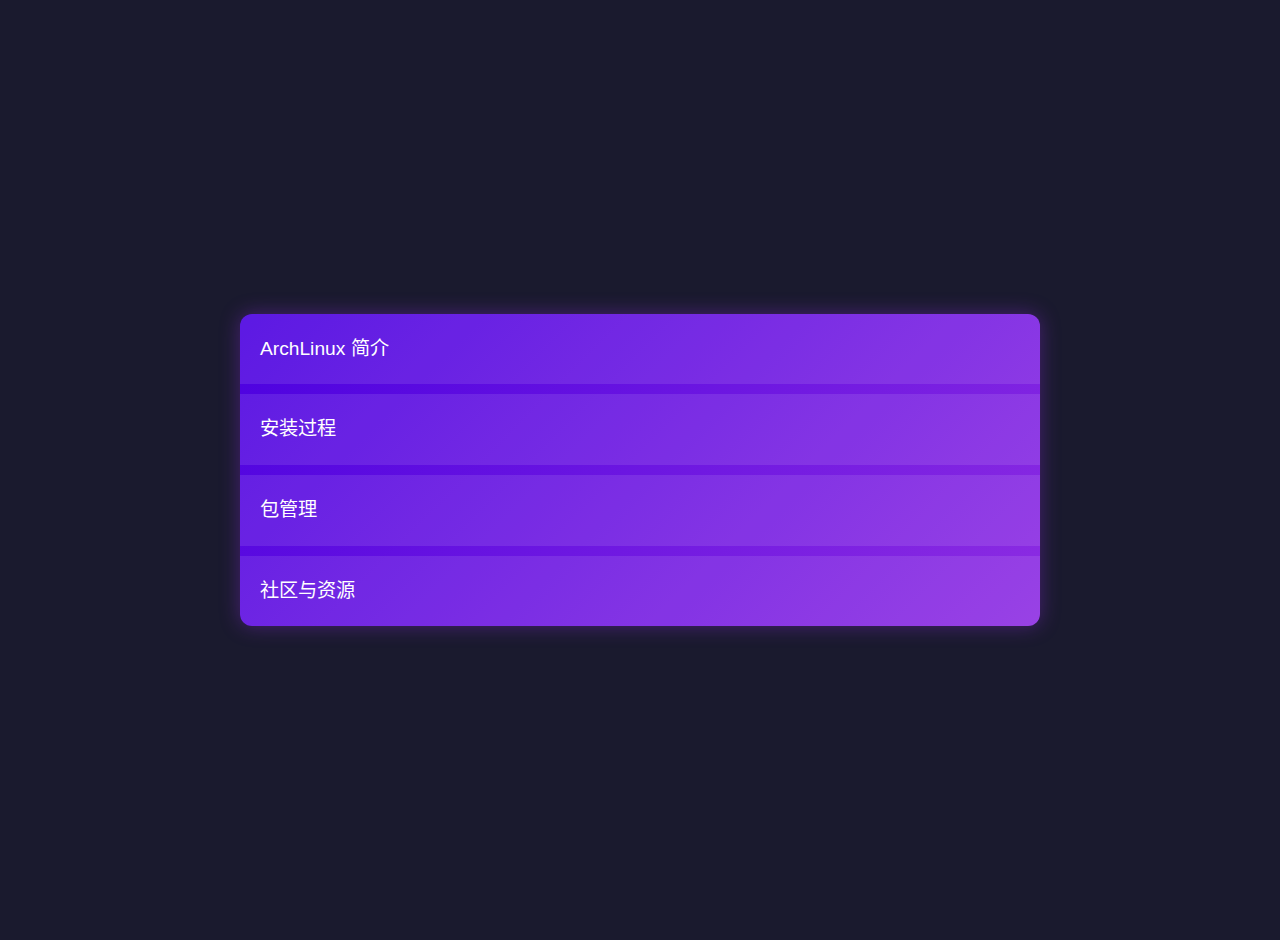
<file: work-8/index.html>
<!DOCTYPE html>
<html lang="zh-CN">

<head>
    <meta charset="UTF-8">
    <meta name="viewport" content="width=device-width, initial-scale=1.0">
    <title>ArchLinux 指南</title>
    <link rel="stylesheet" href="style.css">
</head>

<body>
    <!-- 页面主体内容 -->
    <div class="accordion">
        <!-- 定义一个手风琴式折叠容器，用于展示不同主题的内容区域 -->

        <!-- 折叠项1：ArchLinux 简介 -->
        <div class="accordion-item">
            <!-- 每个折叠项的容器 -->

            <input type="radio" name="accordion" id="section1">
            <!-- 使用单选按钮作为手风琴的开关，类型为 radio，name属性确保一组手风琴只能同时展开一个项，id属性用于关联标签 -->

            <label for="section1" class="accordion-label">ArchLinux 简介</label>
            <!-- 标签定义了折叠项的标题，并使用for属性关联到上面的单选按钮，点击标签会触发对应的单选按钮 -->

            <article class="accordion-content">
                <!-- 折叠项的内容部分，包含关于ArchLinux的简介信息 -->
                <p>ArchLinux 是一个轻量级和灵活的 Linux 发行版，以其简洁和用户至上的设计理念而闻名。它提供了一个最小化的基础系统，让用户能够根据自己的需求进行定制。ArchLinux 的特点包括：</p>
                <ul>
                    <li>滚动更新模型，始终保持系统最新</li>
                    <li>强大的包管理器 Pacman</li>
                    <li>广泛的软件仓库和用户贡献库（AUR）</li>
                    <li>详尽的文档和活跃的社区支持</li>
                </ul>
            </article>
        </div>

        <!-- 折叠项2：安装过程 -->
        <div class="accordion-item">
            <input type="radio" name="accordion" id="section2">
            <label for="section2" class="accordion-label">安装过程</label>

            <article class="accordion-content">
                <p>ArchLinux 的安装过程是手动的，需要一定的 Linux 知识。主要步骤包括：</p>
                <ol>
                    <li>准备安装介质</li>
                    <li>配置网络连接</li>
                    <li>分区和格式化硬盘</li>
                    <li>安装基本系统</li>
                    <li>生成 fstab 文件</li>
                    <li>配置系统设置（如时区、语言等）</li>
                    <li>安装和配置引导加载程序</li>
                </ol>
                <p>虽然过程看似复杂，但它能让用户深入了解系统的工作原理，为后续的系统管理和优化打下基础。</p>
            </article>
        </div>

        <!-- 折叠项3：包管理 -->
        <div class="accordion-item">
            <input type="radio" name="accordion" id="section3">
            <label for="section3" class="accordion-label">包管理</label>

            <article class="accordion-content">
                <p>ArchLinux 使用 Pacman 作为其包管理器。Pacman 简单易用，能够高效地处理依赖关系，并保持系统更新。以下是一些常用的 Pacman 命令：</p>
                <ul>
                    <li><code>pacman -S package_name</code>：安装指定的包</li>
                    <li><code>pacman -Syu</code>：更新整个系统</li>
                    <li><code>pacman -Rs package_name</code>：删除指定的包及其依赖</li>
                    <li><code>pacman -Ss keyword</code>：搜索包含关键字的包</li>
                </ul>
                <p>除了官方仓库，ArchLinux 用户贡献库（AUR）提供了大量社区维护的包，可以通过 AUR 助手（如 yay 或 paru）来安装。</p>
            </article>
        </div>

        <!-- 折叠项4：社区与资源 -->
        <div class="accordion-item">
            <input type="radio" name="accordion" id="section4">
            <label for="section4" class="accordion-label">社区与资源</label>

            <article class="accordion-content">
                <p>ArchLinux 拥有一个活跃的社区，为用户提供丰富的支持和资源：</p>
                <ul>
                    <!-- 无序列表，列出用户可以依赖的社区资源 -->
                    <li>ArchWiki：详尽的文档和指南，涵盖了从基础安装到高级配置的各个方面</li>
                    <li>官方论坛：讨论问题、分享经验和寻求帮助的主要平台</li>
                    <li>IRC 频道：实时交流和获取快速支持</li>
                    <li>邮件列表：开发者和用户之间的交流渠道</li>
                    <li>ArchLinux 中文社区：为中文用户提供本地化的支持和交流</li>
                </ul>
                <p>社区的积极参与使 ArchLinux 保持了持续的发展和改进，也为新用户提供了宝贵的学习资源。</p>
            </article>
        </div>
    </div>
</body>

</html>
</file>
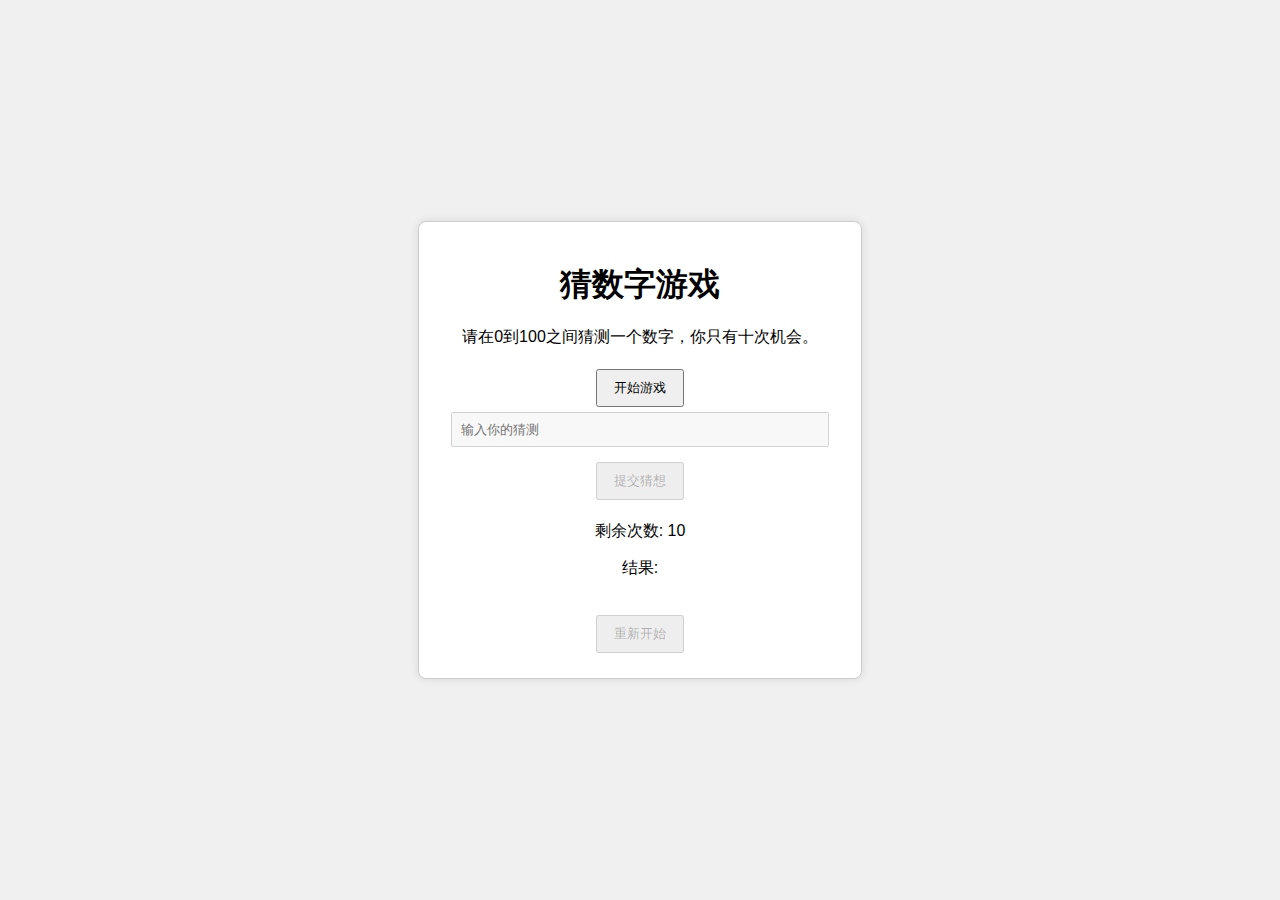
<file: work-9/index.html>
<!DOCTYPE html>
<html lang="en">
<head>
    <meta charset="UTF-8">
    <meta name="viewport" content="width=device-width, initial-scale=1.0">
    <title>简易猜数字游戏</title>
    <link rel="stylesheet" href="style.css">
    <script src="script.js" defer></script>
</head>
<body>
    <div class="game">
        <h1>猜数字游戏</h1>
        <p>请在0到100之间猜测一个数字，你只有十次机会。</p>
        <button onclick="startGame()">开始游戏</button>
        <input type="number" id="guessInput" placeholder="输入你的猜测" disabled>
        <button onclick="checkGuess()" disabled>提交猜想</button>
        <p>剩余次数: <span id="remainingGuesses">10</span></p>
        <p>结果: <span id="result"></span></p>
        <button style="margin-top: 20px;" onclick="startGame()" disabled>重新开始</button>
    </div>
</body>
</html>
</file>
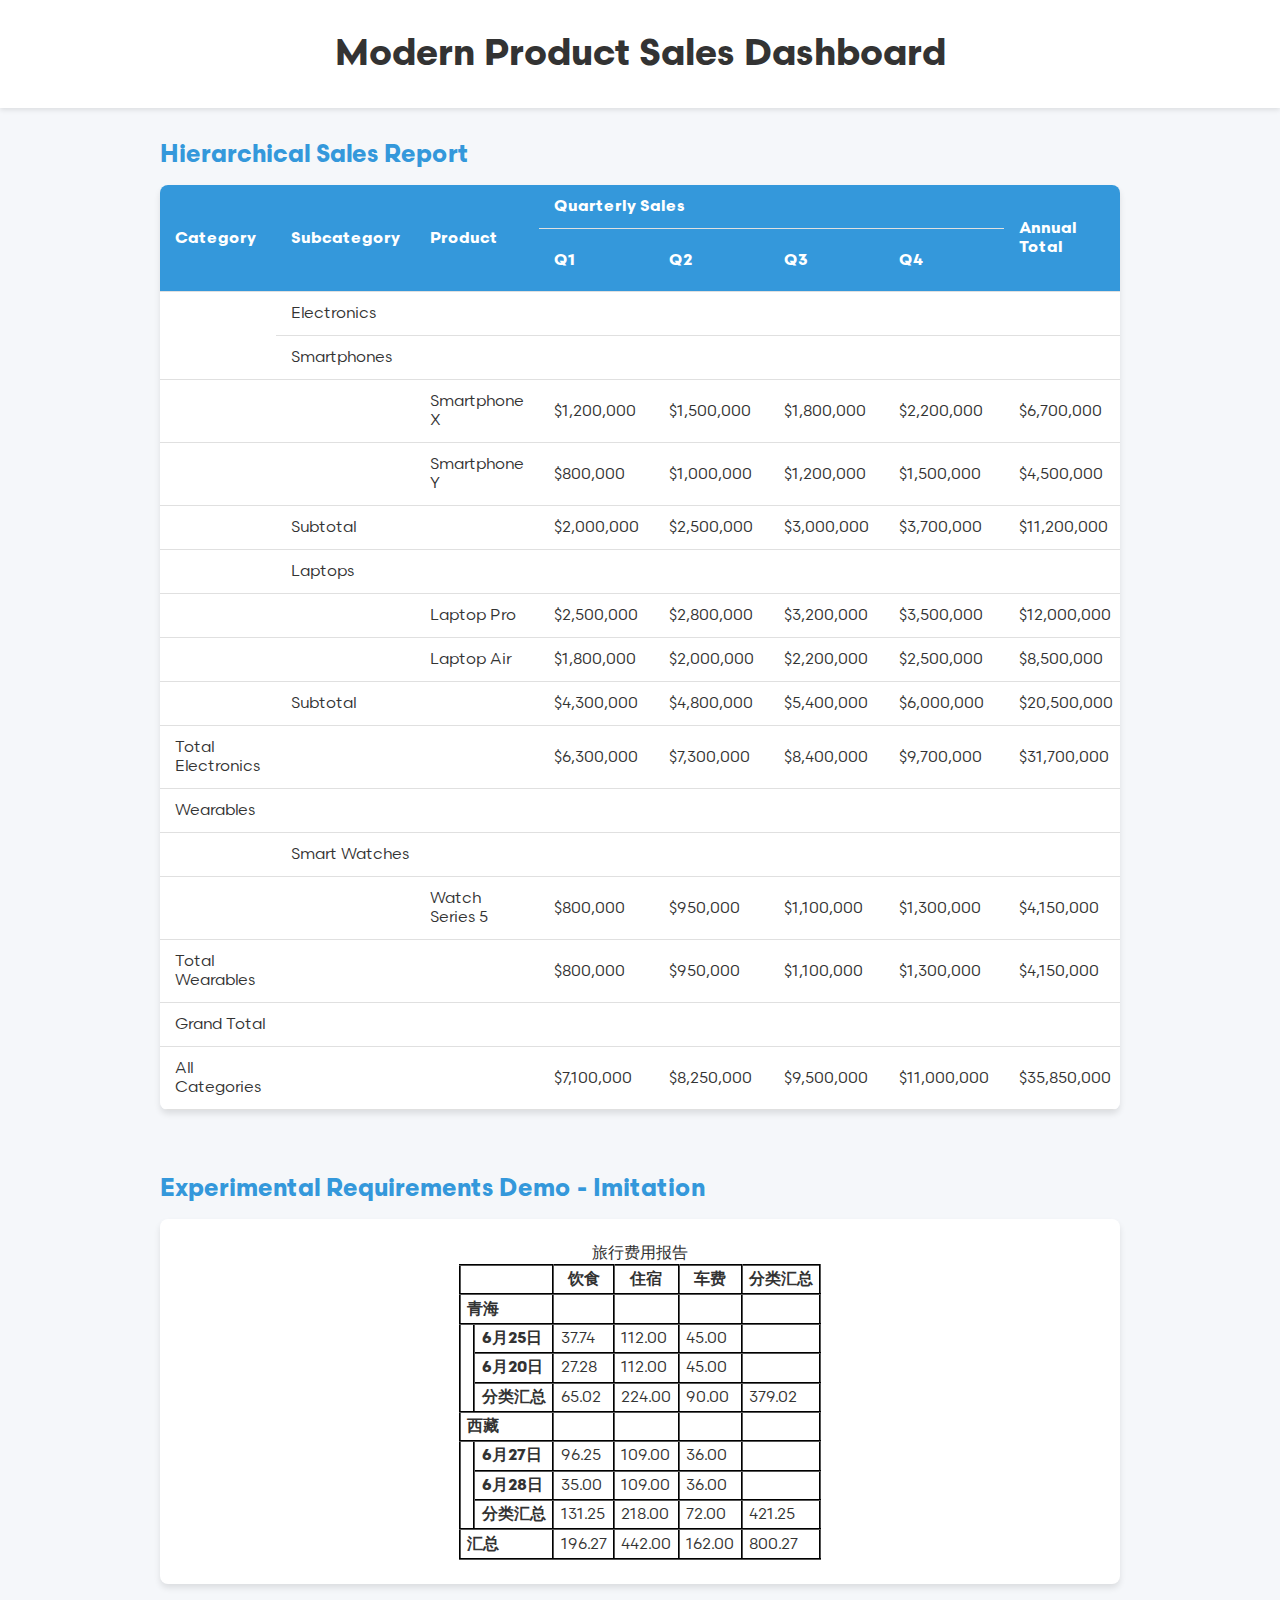
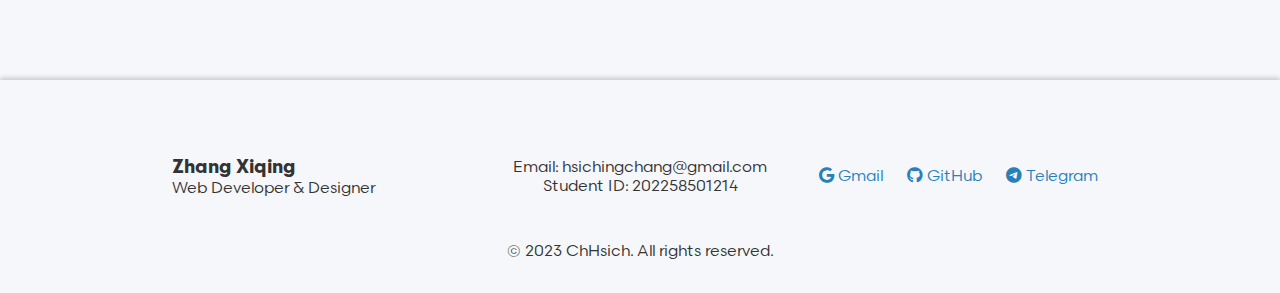
<file: work-3/pages/index.html>
<!DOCTYPE html>
<html lang="en">

<head>
    <meta charset="UTF-8">
    <meta name="viewport" content="width=device-width, initial-scale=1.0">
    <title>Modern Product Sales Dashboard</title>
    <link rel="shortcut icon" href="../assets/images/favicon.svg
    " type="image/x-icon">

    <!-- 引入 Font Awesome 图标库 -->
    <link rel="stylesheet" href="https://cdnjs.cloudflare.com/ajax/libs/font-awesome/6.0.0-beta3/css/all.min.css">
    <!-- 引入本地 CSS -->
    <link rel="stylesheet" href="../assets/css/font.css">
    <link rel="stylesheet" href="../assets/css/global.css">
    <link rel="stylesheet" href="../assets/css/tableCustom.css">
    <link rel="stylesheet" href="../assets/css/tableExp.css">
    <link rel="stylesheet" href="../assets/css/footer.css">
</head>

<body>
    <header>
        <h1>Modern Product Sales Dashboard</h1>
    </header>

    <main>
        <section>
            <h2>Hierarchical Sales Report</h2>
            <div class="table-container">
                <table id="custom-table">
                    <thead class="custom-thead">
                        <td class="custom-tr">
                            <th class="custom-th" rowspan="2">Category</th>
                            <th class="custom-th" rowspan="2">Subcategory</th>
                            <th class="custom-th" rowspan="2">Product</th>
                            <th class="custom-th" colspan="4">Quarterly Sales</th>
                            <th class="custom-th" rowspan="2">Annual Total</th>
                            <th class="custom-th" colspan="2">Year-over-Year</th>
                        </tr>
                        <td class="custom-tr">
                            <th class="custom-th">Q1</th>
                            <th class="custom-th">Q2</th>
                            <th class="custom-th">Q3</th>
                            <th class="custom-th">Q4</th>
                            <th class="custom-th">Growth</th>
                            <th class="custom-th">% Change</th>
                        </tr>
                    </thead>
                    <td class="custom-tbody">
                        <td class="custom-tr" class="category-header">
                            <td class="custom-td" colspan="10">Electronics</td>
                        </tr>
                        <td class="custom-tr" class="subcategory-header">
                            <td class="custom-td"></td>
                            <td class="custom-td" colspan="9">Smartphones</td>
                        </tr>
                        <td class="custom-tr">
                            <td class="custom-td"></td>
                            <td class="custom-td"></td>
                            <td class="custom-td">Smartphone X</td>
                            <td class="custom-td">$1,200,000</td>
                            <td class="custom-td">$1,500,000</td>
                            <td class="custom-td">$1,800,000</td>
                            <td class="custom-td">$2,200,000</td>
                            <td class="custom-td">$6,700,000</td>
                            <td class="custom-td">$900,000</td>
                            <td class="custom-td">15.5%</td>
                        </tr>
                        <td class="custom-tr">
                            <td class="custom-td"></td>
                            <td class="custom-td"></td>
                            <td class="custom-td">Smartphone Y</td>
                            <td class="custom-td">$800,000</td>
                            <td class="custom-td">$1,000,000</td>
                            <td class="custom-td">$1,200,000</td>
                            <td class="custom-td">$1,500,000</td>
                            <td class="custom-td">$4,500,000</td>
                            <td class="custom-td">$500,000</td>
                            <td class="custom-td">12.5%</td>
                        </tr>
                        <td class="custom-tr" class="subtotal-row">
                            <td class="custom-td"></td>
                            <td class="custom-td">Subtotal</td>
                            <td class="custom-td"></td>
                            <td class="custom-td">$2,000,000</td>
                            <td class="custom-td">$2,500,000</td>
                            <td class="custom-td">$3,000,000</td>
                            <td class="custom-td">$3,700,000</td>
                            <td class="custom-td">$11,200,000</td>
                            <td class="custom-td">$1,400,000</td>
                            <td class="custom-td">14.3%</td>
                        </tr>
                        <td class="custom-tr" class="subcategory-header">
                            <td class="custom-td"></td>
                            <td class="custom-td" colspan="9">Laptops</td>
                        </tr>
                        <td class="custom-tr">
                            <td class="custom-td"></td>
                            <td class="custom-td"></td>
                            <td class="custom-td">Laptop Pro</td>
                            <td class="custom-td">$2,500,000</td>
                            <td class="custom-td">$2,800,000</td>
                            <td class="custom-td">$3,200,000</td>
                            <td class="custom-td">$3,500,000</td>
                            <td class="custom-td">$12,000,000</td>
                            <td class="custom-td">$1,000,000</td>
                            <td class="custom-td">9.1%</td>
                        </tr>
                        <td class="custom-tr">
                            <td class="custom-td"></td>
                            <td class="custom-td"></td>
                            <td class="custom-td">Laptop Air</td>
                            <td class="custom-td">$1,800,000</td>
                            <td class="custom-td">$2,000,000</td>
                            <td class="custom-td">$2,200,000</td>
                            <td class="custom-td">$2,500,000</td>
                            <td class="custom-td">$8,500,000</td>
                            <td class="custom-td">$700,000</td>
                            <td class="custom-td">9.0%</td>
                        </tr>
                        <td class="custom-tr" class="subtotal-row">
                            <td class="custom-td"></td>
                            <td class="custom-td">Subtotal</td>
                            <td class="custom-td"></td>
                            <td class="custom-td">$4,300,000</td>
                            <td class="custom-td">$4,800,000</td>
                            <td class="custom-td">$5,400,000</td>
                            <td class="custom-td">$6,000,000</td>
                            <td class="custom-td">$20,500,000</td>
                            <td class="custom-td">$1,700,000</td>
                            <td class="custom-td">9.0%</td>
                        </tr>
                        <td class="custom-tr" class="total-row">
                            <td class="custom-td">Total Electronics</td>
                            <td class="custom-td"></td>
                            <td class="custom-td"></td>
                            <td class="custom-td">$6,300,000</td>
                            <td class="custom-td">$7,300,000</td>
                            <td class="custom-td">$8,400,000</td>
                            <td class="custom-td">$9,700,000</td>
                            <td class="custom-td">$31,700,000</td>
                            <td class="custom-td">$3,100,000</td>
                            <td class="custom-td">10.8%</td>
                        </tr>
                        <td class="custom-tr" class="category-header">
                            <td class="custom-td" colspan="10">Wearables</td>
                        </tr>
                        <td class="custom-tr" class="subcategory-header">
                            <td class="custom-td"></td>
                            <td class="custom-td" colspan="9">Smart Watches</td>
                        </tr>
                        <td class="custom-tr">
                            <td class="custom-td"></td>
                            <td class="custom-td"></td>
                            <td class="custom-td">Watch Series 5</td>
                            <td class="custom-td">$800,000</td>
                            <td class="custom-td">$950,000</td>
                            <td class="custom-td">$1,100,000</td>
                            <td class="custom-td">$1,300,000</td>
                            <td class="custom-td">$4,150,000</td>
                            <td class="custom-td">$650,000</td>
                            <td class="custom-td">18.6%</td>
                        </tr>
                        <td class="custom-tr" class="total-row">
                            <td class="custom-td">Total Wearables</td>
                            <td class="custom-td"></td>
                            <td class="custom-td"></td>
                            <td class="custom-td">$800,000</td>
                            <td class="custom-td">$950,000</td>
                            <td class="custom-td">$1,100,000</td>
                            <td class="custom-td">$1,300,000</td>
                            <td class="custom-td">$4,150,000</td>
                            <td class="custom-td">$650,000</td>
                            <td class="custom-td">18.6%</td>
                        </tr>
                        <td class="custom-tr" class="category-header">
                            <td class="custom-td" colspan="10">Grand Total</td>
                        </tr>
                        <td class="custom-tr" class="total-row">
                            <td class="custom-td">All Categories</td>
                            <td class="custom-td"></td>
                            <td class="custom-td"></td>
                            <td class="custom-td">$7,100,000</td>
                            <td class="custom-td">$8,250,000</td>
                            <td class="custom-td">$9,500,000</td>
                            <td class="custom-td">$11,000,000</td>
                            <td class="custom-td">$35,850,000</td>
                            <td class="custom-td">$3,750,000</td>
                            <td class="custom-td">11.7%</td>
                        </tr>
                    </tbody>
                </table>
            </div>
        </section>

        <section>
            <h2>Experimental Requirements Demo - Imitation</h2>
            <div class="table-container">
                <table id="exp-table">
                    <caption>旅行费用报告</caption>
                    <thead class="exp-thead">
                        <tr class="exp-tr">
                            <th class="exp-th" colspan="2"></th>
                            <th class="exp-th">饮食</th>
                            <th class="exp-th">住宿</th>
                            <th class="exp-th">车费</th>
                            <th class="exp-th">分类汇总</th>
                        </tr>
                    </thead>
                    <tbody class="exp-tbody">
                        <tr class="exp-tr">
                            <td class="exp-td exp-subtotal" colspan="2">青海</td>
                            <td class="exp-td"></td>
                            <td class="exp-td"></td>
                            <td class="exp-td"></td>
                            <td class="exp-td"></td>
                        </tr>
                        <tr class="exp-tr">
                            <td class="exp-td" rowspan="3"></td>
                            <td class="exp-td exp-subtotal">6月25日</td>
                            <td class="exp-td">37.74</td>
                            <td class="exp-td">112.00</td>
                            <td class="exp-td">45.00</td>
                            <td class="exp-td"></td>
                        </tr>
                        <tr class="exp-tr">
                            <td class="exp-td exp-subtotal">6月20日</td>
                            <td class="exp-td">27.28</td>
                            <td class="exp-td">112.00</td>
                            <td class="exp-td">45.00</td>
                            <td class="exp-td"></td>
                        </tr>
                        <tr class="exp-tr">
                            <td class="exp-td exp-subtotal">分类汇总</td>
                            <td class="exp-td">65.02</td>
                            <td class="exp-td">224.00</td>
                            <td class="exp-td">90.00</td>
                            <td class="exp-td">379.02</td>
                        </tr>
                        <tr class="exp-tr">
                            <td class="exp-td exp-subtotal" colspan="2">西藏</td>
                            <td class="exp-td"></td>
                            <td class="exp-td"></td>
                            <td class="exp-td"></td>
                            <td class="exp-td"></td>
                        </tr>
                        <tr class="exp-tr">
                            <td class="exp-td" rowspan="3"></td>
                            <td class="exp-td exp-subtotal">6月27日</td>
                            <td class="exp-td">96.25</td>
                            <td class="exp-td">109.00</td>
                            <td class="exp-td">36.00</td>
                            <td class="exp-td"></td>
                        </tr>
                        <tr class="exp-tr">
                            <td class="exp-td exp-subtotal">6月28日</td>
                            <td class="exp-td">35.00</td>
                            <td class="exp-td">109.00</td>
                            <td class="exp-td">36.00</td>
                            <td class="exp-td"></td>
                        </tr>
                        <tr class="exp-tr">
                            <td class="exp-td exp-subtotal">分类汇总</td>
                            <td class="exp-td">131.25</td>
                            <td class="exp-td">218.00</td>
                            <td class="exp-td">72.00</td>
                            <td class="exp-td">421.25</td>
                        </tr>
                        <tr class="exp-tr">
                            <td class="exp-td exp-subtotal" colspan="2">汇总</td>
                            <td class="exp-td">196.27</td>
                            <td class="exp-td">442.00</td>
                            <td class="exp-td">162.00</td>
                            <td class="exp-td">800.27</td>
                        </tr>
                    </tbody>
                </table>
            </div>
        </section>
    </main>

    <footer>
        <div class="footer-content">
            <div class="footer-section">
                <h3>Zhang Xiqing</h3>
                <p>Web Developer & Designer</p>
            </div>
            <div class="footer-section footer-center">
                <p>Email: hsichingchang@gmail.com</p>
                <p>Student ID: 202258501214</p>
            </div>
            <div class="footer-section social-links">
                <a href="mailto:hsichingchang@gmail.com" target="_blank">
                    <i class="fab fa-google"></i> Gmail
                </a>
                <a href="https://github.com/ChHsiching" target="_blank">
                    <i class="fab fa-github"></i> GitHub
                </a>
                <a href="https://t.me/ChHsich" target="_blank">
                    <i class="fab fa-telegram"></i> Telegram
                </a>
            </div>
        </div>
        <p>&copy; 2023 ChHsich. All rights reserved.</p>
    </footer>
</body>

</html>
</file>
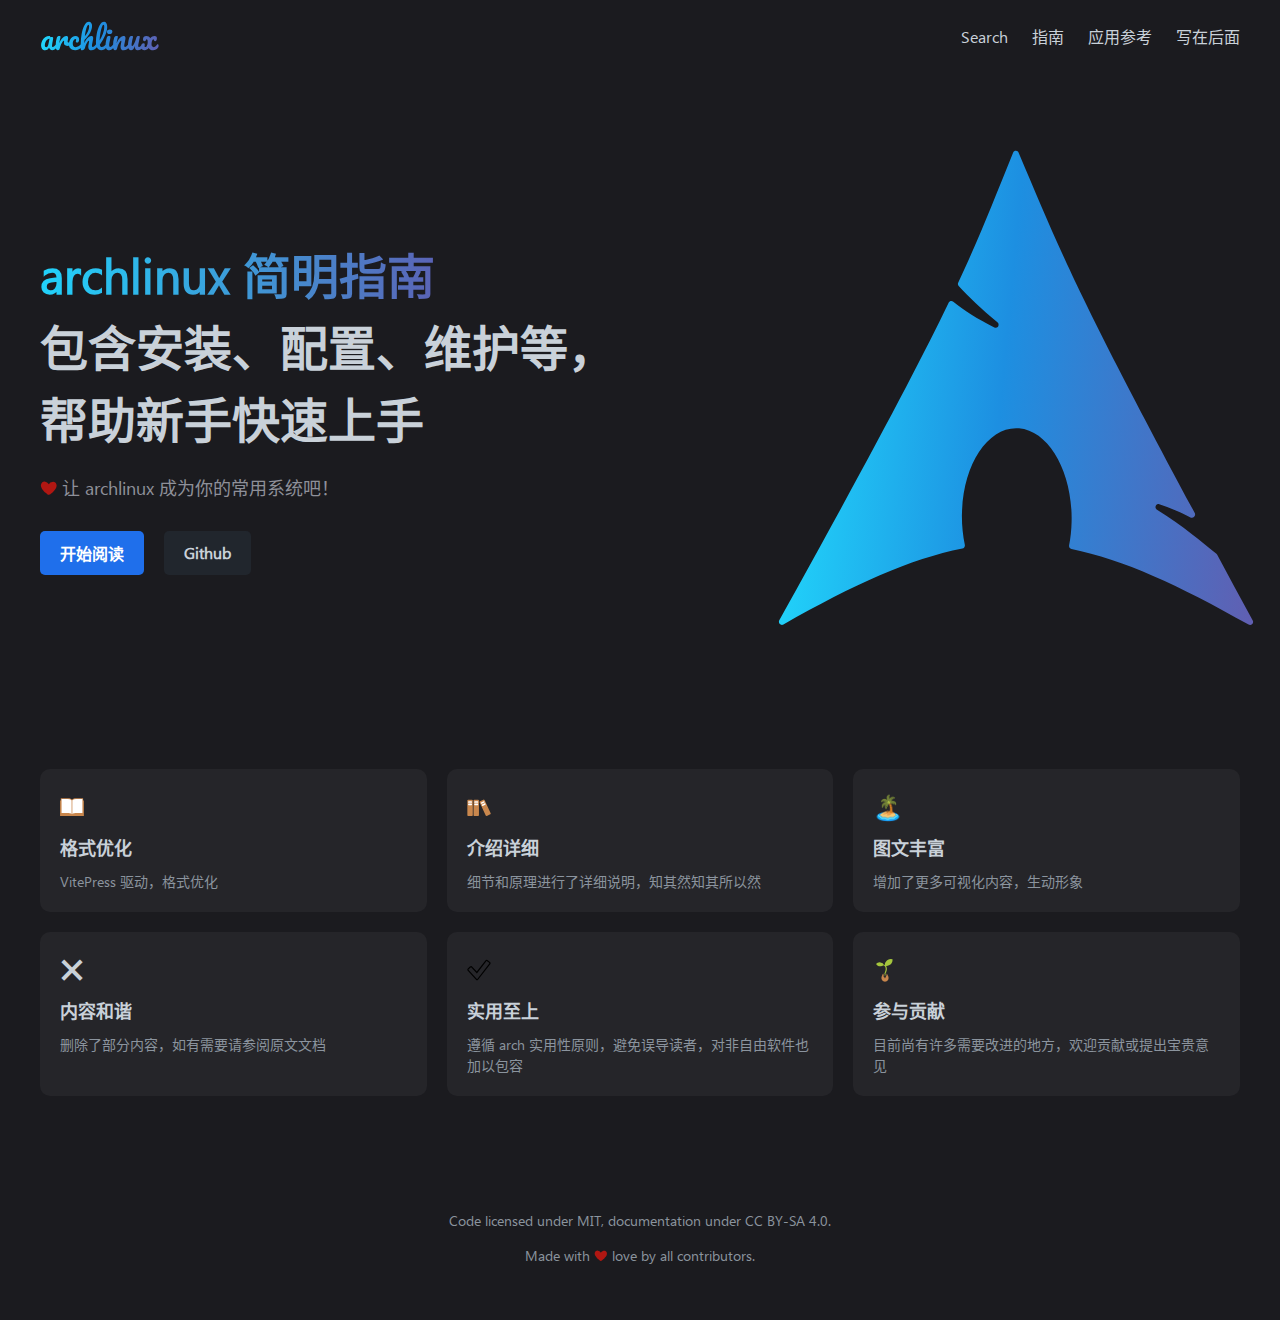
<file: work-5/pages/index.html>
<!DOCTYPE html>
<html lang="zh-CN">
<head>
    <meta charset="UTF-8">
    <meta name="viewport" content="width=device-width, initial-scale=1.0">
    <title>archlinux 简明指南</title>
    <link rel="stylesheet" href="../assets/css/global.css">
</head>
<body>
    <div class="container">
        <header>
            <div class="logo"><img src="../assets/images/logo.svg" alt="logo"></div>
            <nav>
                <a href="#">Search</a>
                <a href="#">指南</a>
                <a href="#">应用参考</a>
                <a href="#">写在后面</a>
            </nav>
        </header>

        <main>
            <section class="hero">
                <div class="hero-content">
                    <h1><span>archlinux 简明指南</span><br>包含安装、配置、维护等，帮助新手快速上手</h1>
                    <!-- <div class="subtitle">包含安装、配置、维护等，帮助新手快速上手</div> -->
                    <p class="description">❤️️ 让 archlinux 成为你的常用系统吧！</p>
                    <div class="cta-buttons">
                        <a href="#" class="button button-primary">开始阅读</a>
                        <a href="#" class="button button-secondary">Github</a>
                    </div>
                </div>
                <div class="hero-image">
                    <img src="../assets/images/hero.svg" alt="hero">
                </div>
            </section>

            <section class="features">
                <div class="feature-card">
                    <div class="feature-icon">📖</div>
                    <div class="feature-title">格式优化</div>
                    <div class="feature-description">VitePress 驱动，格式优化</div>
                </div>
                <div class="feature-card">
                    <div class="feature-icon">📚</div>
                    <div class="feature-title">介绍详细</div>
                    <div class="feature-description">细节和原理进行了详细说明，知其然知其所以然</div>
                </div>
                <div class="feature-card">
                    <div class="feature-icon">🏝️</div>
                    <div class="feature-title">图文丰富</div>
                    <div class="feature-description">增加了更多可视化内容，生动形象</div>
                </div>
                <div class="feature-card">
                    <div class="feature-icon">❌</div>
                    <div class="feature-title">内容和谐</div>
                    <div class="feature-description">删除了部分内容，如有需要请参阅原文文档</div>
                </div>
                <div class="feature-card">
                    <div class="feature-icon">✅</div>
                    <div class="feature-title">实用至上</div>
                    <div class="feature-description">遵循 arch 实用性原则，避免误导读者，对非自由软件也加以包容</div>
                </div>
                <div class="feature-card">
                    <div class="feature-icon">🌱</div>
                    <div class="feature-title">参与贡献</div>
                    <div class="feature-description">目前尚有许多需要改进的地方，欢迎贡献或提出宝贵意见</div>
                </div>
            </section>
        </main>

        <footer>
            <p>Code licensed under MIT, documentation under CC BY-SA 4.0.</p>
            <p>Made with ❤️ love by all contributors.</p>
        </footer>
    </div>
</body>
</html>
</file>
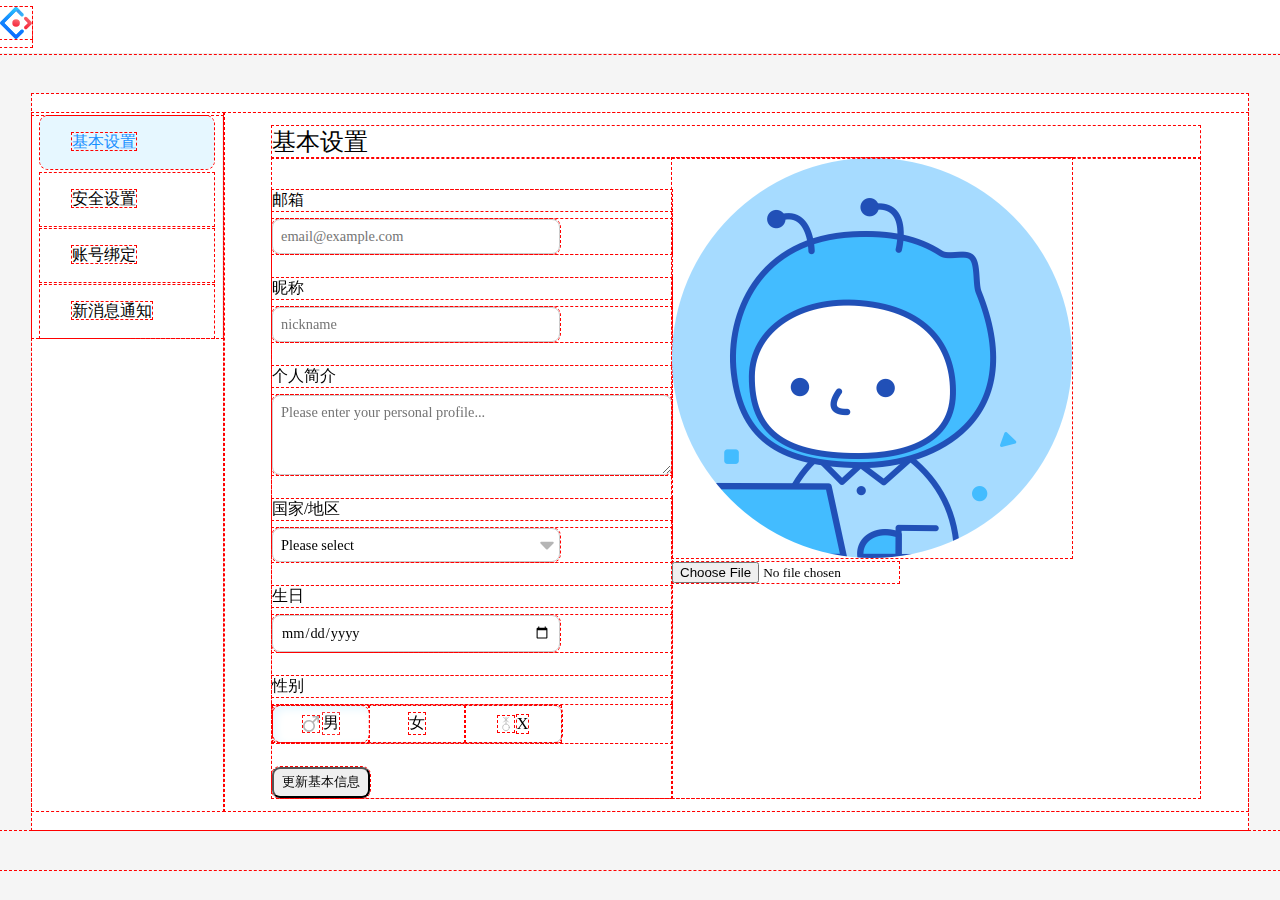
<file: work-4/pages/antd.html>
<!DOCTYPE html>
<html lang="en">

<head>
    <meta charset="UTF-8">
    <meta name="viewport" content="width=device-width, initial-scale=1.0">
    <title>Sim - Ant Design Pro</title>
    <!-- 开发测试 -->
    <link rel="stylesheet" href="../assets/css/dev.css">
    <!-- <link rel="shortcut icon" href="../assets/images/favicon.svg" type="image/x-icon"> -->
    <link rel="shortcut icon" href="https://gw.alipayobjects.com/zos/rmsportal/KDpgvguMpGfqaHPjicRK.svg"
        type="image/x-icon">
    <link rel="stylesheet" href="../assets/css/antd.css">
    <!-- 清除Input -->
    <!-- defer: 下载脚本文件时不阻塞 HTML 解析，等页面完全解析完后再执行脚本 -->
    <script src="../assets/js/main.js" defer></script>
    <script src="../assets/js/function.js" defer></script>
</head>

<body>
    <header style="display: flex; align-items: center;">
        <h1>
            <img src="../assets/images/icon.svg" alt="Ant Design Pro" style="height: 1em;">
        </h1>
    </header>

    <!-- 内容最外层 flex 容器 -->
    <main class="setting-container">
        <!-- 左侧侧边栏 flex-item 容器 -->
        <div class="setting-sidebar">
            <!-- 侧边栏中的列表 -->
            <ul class="setting-menu">
                <!-- 四个列表项 -->
                <li class="setting-title setting-title-active">
                    <a href="#">基本设置</a>
                </li>
                <li class="setting-title">
                    <a href="#">安全设置</a>
                </li>
                <li class="setting-title">
                    <a href="#">账号绑定</a>
                </li>
                <li class="setting-title">
                    <a href="#">新消息通知</a>
                </li>
            </ul>
        </div>
        <!-- 右侧内容 flex-item 容器 -->
        <div class="setting-main">
            <!-- 主要内容容器 -->
            <div class="basic-setting">
                <!-- 标题块 -->
                <h2>基本设置</h2>
                <!-- 内容块 flex 容器 -->
                <div class="basic-setting-content-container">
                    <!-- 左侧表单 flex-item 容器 -->
                    <div class="setting-form-container">
                        <!-- 表单块 -->
                        <form action="#" class="setting-form">
                            <!-- 邮箱块容器 -->
                            <div class="setting-item">
                                <!-- 与输入框关联的 label -->
                                <label for="email" class="setting-label">邮箱</label>
                                <div class="input-box">
                                    <input id="email" class="setting-input" placeholder="email@example.com" type="text"
                                        autofocus required>
                                    <button type="button" class="clear-btn" onclick="clearInput('email')">
                                        <img class="clearIcon" src="../assets/images/clearInput.svg" alt="clear">
                                    </button>
                                </div>
                            </div>

                            <!-- 昵称块容器 -->
                            <div class="setting-item">
                                <!-- 与输入框关联的 label -->
                                <label for="nickname" class="setting-label">昵称</label>
                                <div class="input-box">
                                    <input id="nickname" class="setting-input" placeholder="nickname" type="text"
                                        required>
                                    <button type="button" class="clear-btn" onclick="clearInput('nickname')">
                                        <img class="clearIcon" src="../assets/images/clearInput.svg" alt="clear">
                                    </button>
                                </div>
                            </div>

                            <!-- 个人简介块容器 -->
                            <div class="setting-item">
                                <!-- 与输入框关联的 label -->
                                <label for="profile" class="setting-label">个人简介</label>
                                <div class="input-box">
                                    <!-- <input id="profile" class="setting-input" placeholder="Enter Your Profile" type="text"> -->
                                    <textarea id="profile" class="setting-input setting-textarea"
                                        placeholder="Please enter your personal profile..." required></textarea>
                                    <!-- <button type="button" class="clear-btn" onclick="clearInput('profile')">
                                        <img class="clearIcon" src="../assets/images/clearInput.svg" alt="clear">
                                    </button> -->
                                </div>
                            </div>

                            <!-- 国家块容器 -->
                            <div class="setting-item">
                                <!-- 与输入框关联的 label -->
                                <label class="setting-label">国家/地区</label>
                                <div class="input-box">
                                    <!-- <input id="country" class="setting-input" placeholder="email@example.com" type="text"> -->
                                    <select name="country" id="country" class="setting-input setting-select" required>
                                        <option value="" selected>Please select</option>
                                        <option value="china">中国大陆</option>
                                        <option value="taiwan">中国台湾</option>
                                        <option value="russia">俄罗斯</option>
                                        <option value="england">英国</option>
                                        <option value="japan">日本</option>
                                    </select>
                                    <!-- <button type="button" class="clear-btn" onclick="clearInput('country')">
                                        <img class="clearIcon" src="../assets/images/clearInput.svg" alt="clear">
                                    </button> -->
                                </div>
                            </div>

                            <!-- 生日块容器 -->
                            <div class="setting-item">
                                <!-- 与输入框关联的 label -->
                                <label class="setting-label">生日</label>
                                <div class="input-box">
                                    <input id="birthday" class="setting-input" type="date" required>
                                </div>
                            </div>

                            <!-- 性别块容器 -->
                            <div class="setting-item">
                                <!-- 与输入框关联的 label -->
                                <label class="setting-label">性别</label>
                                <div class="radio-box-container">
                                    <div class="radio-box">
                                        <input id="gender-male" type="radio" name="gender" value="male">
                                        <label for="gender-male" class="radio-box__1">
                                            <img src="../assets/images/male-gender.svg" alt="male gender">
                                            <p>男</p>
                                        </label>
                                        <input id="gender-female" type="radio" name="gender" value="female">
                                        <label for="gender-female" class="radio-box__2">
                                            <p>女</p>
                                        </label>
                                        <input id="gender-x" type="radio" name="gender" value="x">
                                        <label for="gender-x" class="radio-box__3">
                                            <img src="../assets/images/x-gender.svg" alt="X Gender">
                                            <p>X</p>
                                        </label>
                                        <div class="selected-box"></div>
                                    </div>
                                </div>
                            </div>

                            <input class="btn" type="submit" value="更新基本信息">
                        </form>
                    </div>
                    <!-- 右侧头像 flex-item 容器 -->
                    <div class="avatar-container">
                        <img src="../assets/images/avator.png" alt="">
                        <input type="file" name="avator" id="avator">
                    </div>
                </div>

            </div>
        </div>

    </main>

</body>

</html>
</file>
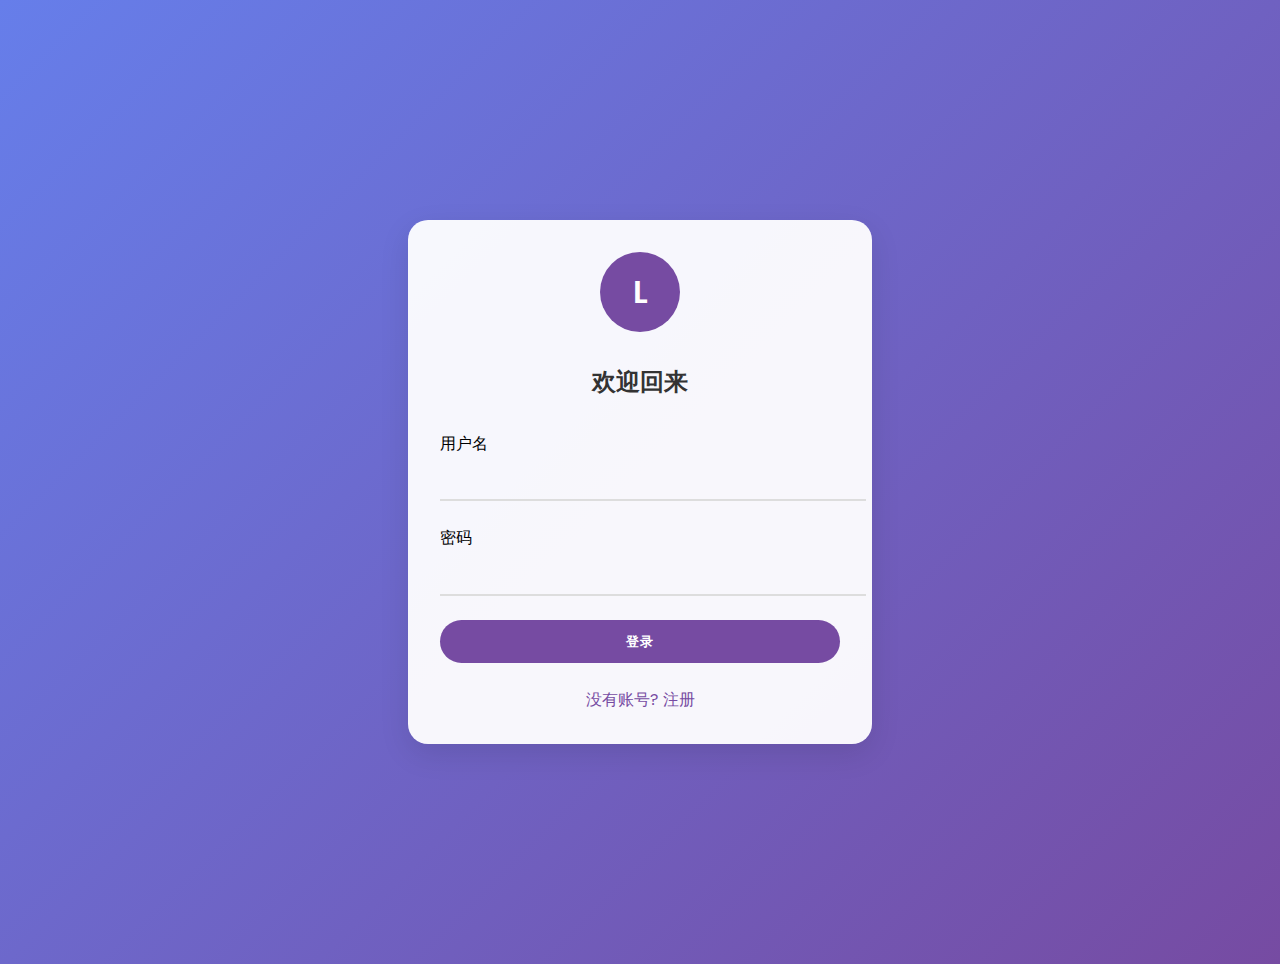
<file: work-7/pages/login.html>
<!DOCTYPE html>
<html lang="zh">
<head>
    <meta charset="UTF-8">
    <meta name="viewport" content="width=device-width, initial-scale=1.0">
    <title>登录</title>
    <link rel="stylesheet" href="../assets/css/styles.css">
</head>
<body>
    <div class="container">
        <div class="logo">L</div>
        <h2>欢迎回来</h2>
        <form>
            <div class="input-group">
                <label for="username">用户名</label>
                <input type="text" id="username" name="username" required placeholder=" ">
            </div>
            <div class="input-group">
                <label for="password">密码</label>
                <input type="password" id="password" name="password" required placeholder=" ">
            </div>
            <button type="submit">登录</button>
        </form>
        <a href="register.html">没有账号? 注册</a>
    </div>
</body>
</html>
</file>
<file: work-8/style.css>
/* 定义CSS变量，方便在整个样式文件中统一管理色彩和动画速度 */
:root {
    --gradient-start: #4a00e0; /* 渐变起始颜色（深紫色） */
    --gradient-end: #8e2de2;   /* 渐变结束颜色（亮紫色） */
    --text-color: #ffffff;     /* 文本颜色为白色 */
    --background-color: #1a1a2e; /* 页面背景颜色为深色 */
    --content-background: rgba(255, 255, 255, 0.1); /* 内容背景透明度较低的白色 */
    --transition-speed: 0.3s;  /* 动画持续时间，0.3秒 */
}

/* 全局body样式 */
body {
    font-family: 'Segoe UI', Tahoma, Geneva, Verdana, sans-serif; /* 字体设置 */
    background-color: var(--background-color); /* 设置背景色 */
    color: var(--text-color); /* 设置文本颜色 */
    line-height: 1.6; /* 行高，增加可读性 */
    margin: 0;
    padding: 20px; /* 页面整体内边距 */
    display: flex; /* 使用Flexbox对齐 */
    justify-content: center; /* 水平居中 */
    align-items: center; /* 垂直居中 */
    min-height: 100vh; /* 页面最小高度为视窗高度，保证内容居中 */
}

/* 手风琴主容器样式 */
.accordion {
    width: 100%;
    max-width: 800px; /* 设置手风琴容器的最大宽度 */
    background: linear-gradient(135deg, var(--gradient-start), var(--gradient-end)); /* 背景色为渐变 */
    border-radius: 12px; /* 边角圆滑 */
    box-shadow: 0 0 20px rgba(142, 45, 226, 0.4); /* 添加阴影，增强立体感 */
    overflow: hidden; /* 防止内容溢出 */
}

/* 每个手风琴项目的样式 */
.accordion-item {
    margin-bottom: 10px; /* 下方留出空间 */
}

.accordion-item:last-child {
    margin-bottom: 0; /* 最后一个项目不需要额外的底部边距 */
}

/* 手风琴标题（标签）样式 */
.accordion-label {
    display: block; /* 标签为块级元素 */
    background-color: rgba(255, 255, 255, 0.1); /* 轻微透明背景 */
    color: var(--text-color); /* 文本颜色 */
    padding: 20px; /* 内边距，增大可点击区域 */
    cursor: pointer; /* 鼠标变成手指图标，提示用户可点击 */
    transition: all var(--transition-speed) ease; /* 添加平滑的动画过渡 */
    font-size: 1.2em; /* 字体大小 */
    font-weight: 500; /* 字体加粗 */
}

/* 鼠标悬停时，手风琴标题的样式 */
.accordion-label:hover {
    background-color: rgba(255, 255, 255, 0.2); /* 更亮的背景色 */
}

/* 手风琴内容区域的默认样式 */
.accordion-content {
    max-height: 0; /* 默认内容高度为0，隐藏内容 */
    overflow: hidden; /* 防止内容溢出 */
    transition: max-height var(--transition-speed) ease; /* 通过改变max-height实现平滑展开动画 */
    background-color: var(--content-background); /* 背景色 */
}

/* 隐藏单选按钮 */
.accordion-item input[type="radio"] {
    display: none; /* 隐藏不需要显示的输入框 */
}

/* 单选按钮被选中时，改变对应标签的背景色 */
.accordion-item input[type="radio"]:checked+.accordion-label {
    background-color: rgba(255, 255, 255, 0.3); /* 选中时背景色更亮 */
}

/* 当单选按钮被选中时，手风琴内容展开 */
.accordion-item input[type="radio"]:checked~.accordion-content {
    max-height: 1000px; /* 设置较大的高度，确保内容显示完全 */
    padding: 20px; /* 添加内边距 */
}

/* 手风琴内容中的段落、无序列表和有序列表的样式 */
.accordion-content p,
.accordion-content ul,
.accordion-content ol {
    margin-top: 0; /* 顶部不留间距，避免内容紧挨 */
}

/* 代码段的样式 */
code {
    background-color: rgba(255, 255, 255, 0.2); /* 轻微透明的背景色 */
    padding: 2px 4px; /* 代码两侧留出空隙 */
    border-radius: 4px; /* 圆角边框 */
    font-family: 'Courier New', Courier, monospace; /* 等宽字体 */
}
</file>
<file: work-9/style.css>
body {
    font-family: Arial, sans-serif;
    display: flex;
    justify-content: center;
    align-items: center;
    height: 100vh;
    margin: 0;
    background-color: #f0f0f0;
}
.game {
    text-align: center;
    padding: 20px;
    border: 1px solid #ccc;
    border-radius: 8px;
    box-shadow: 0 0 10px rgba(0, 0, 0, 0.1);
    background-color: #fff;
}
.game h1 {
    margin-bottom: 20px;
}
.game input[type="number"] {
    padding: 8px;
    width: calc(100% - 24px);
    box-sizing: border-box;
    margin-bottom: 10px;
}
.game button {
    padding: 8px 16px;
    margin: 5px;
}
</file>
<file: work-3/assets/css/font.css>
@font-face {
    font-family: 'Scandia';
    src: local('Scandia Regular'), local('Scandia-Regular'),
    url('../fonts/Scandia-Regular.woff2') format('woff2'),
    url('../fonts/Scandia-Regular.woff') format('woff'),
    url('../fonts/Scandia-Regular.ttf') format('truetype');
    font-weight: 400;
    font-style: normal;
}

@font-face {
    font-family: 'Scandia';
    src: local('Scandia Bold'), local('Scandia-Bold'),
        url('../fonts/Scandia-Bold.woff2') format('woff2'),
        url('../fonts/Scandia-Bold.woff') format('woff'),
        url('../fonts/Scandia-Bold.ttf') format('truetype');
    font-weight: 700;
    font-style: bold;
}

@font-face {
    font-family: 'JetBrainsMono';
    src: local('JetBrainsMono Regular'), local('JetBrainsMono-Regular'),
        url('../fonts/JetBrainsMono/webfonts/JetBrainsMono-Regular.woff2') format('woff2'),
        url('../fonts/JetBrainsMono/ttf/JetBrainsMono-Regular.ttf') format('truetype');
    font-weight: 400;
    font-style: normal;
}

@font-face {
    font-family: 'JetBrainsMono';
    src: local('JetBrainsMono Bold'), local('JetBrainsMono-Bold'),
        url('../fonts/JetBrainsMono/webfonts/JetBrainsMono-Bold.woff2') format('woff2'),
        url('../fonts/JetBrainsMono/ttf/JetBrainsMono-Bold.ttf') format('truetype');
    font-weight: 700;
    font-style: bold;
}
</file>
<file: work-3/assets/css/global.css>
* {
    /* 消除浏览器默认样式 */
    margin: 0;
    padding: 0;
    box-sizing: border-box;
}

body {
    /* 启用 flex 容器 */
    display: flex;
    /* 容器项目垂直排列 */
    flex-direction: column;
    /* 至少铺满整个视口 */
    min-height: 100vh;
    /* 基本样式 */
    background-color: #f5f7fa;
    color: #333;
    font-family: 'Scandia';
}

header {
    background-color: #ffffff;
    text-align: center;
    padding: 2rem;
    /**
     * 添加阴影
     * 水平偏移 0
     * 垂直偏移 2px
     * 模糊半径 5px
     * 扩展半径 0
     * 颜色：黑色#000，透明度 0.1
    **/
    box-shadow: 0 2px 5px rgba(0, 0, 0, 0.1);
}

main {
    /* 填充剩余可用空间 */
    flex: 1;
    padding: 2rem;
    /* 设置固定宽度后，指定 margin auto 居中 */
    width: 80vw;
    margin: 0 auto;
}

h1 {
    font-size: 2.3rem;
}

h2 {
    margin-bottom: 1rem;
    color: #3498db;
}

section {
    margin-bottom: 4rem;
}
</file>
<file: work-3/assets/css/tableCustom.css>
.table-container {
    overflow-x: auto;
    background-color: #ffffff;
    border-radius: 8px;
    box-shadow: 0 4px 6px rgba(0, 0, 0, 0.1);
}

#custom-table {
    width: 100%;
    border-collapse: collapse;
}

.custom-th,
.custom-td {
    padding: 12px 15px;
    text-align: left;
    border-bottom: 1px solid #e0e0e0;
}

.custom-thead .custom-th {
    background-color: #3498db;
    color: #ffffff;
    font-weight: bold;
    position: sticky;
    top: 0;
    z-index: 10;
}

.custom-tbody .custom-tr:nth-child(even) {
    background-color: #f8f9fa;
}

.custom-tbody .custom-tr:hover {
    background-color: #e8f4f8;
}

.category-header {
    background-color: #2980b9;
    color: #ffffff;
    font-weight: bold;
}

.category-header:hover {
    background-color: #3498db;
}

.subcategory-header {
    background-color: #bde0fe;
    color: #2c3e50;
}

.total-row {
    background-color: #27ae60;
    /* color: #ffffff; */
    font-weight: bold;
}

.subtotal-row {
    background-color: #e8f8f5;
    color: #16a085;
}
</file>
<file: work-3/assets/css/tableExp.css>
#exp-table {
    /* 将表格的边框合并为单一边框 */
    border-collapse: collapse;
    /* 居中 */
    margin: 1.5rem auto;
}

.exp-table,
.exp-th,
.exp-td {
    border: 2px groove black;
    /* 为表格、表头(th)、表格单元(td)添加边框 */
}

.exp-th,
.exp-td {
    padding: 0.2rem 0.4rem;
}

.exp-subtotal {
    font-weight: bold;
}
</file>
<file: work-3/assets/css/footer.css>
footer {
    /* 文本居中对齐 */
    text-align: center;
    padding: 2rem 10vw;
    box-shadow: 0 -2px 5px rgba(0, 0, 0, 0.2);
}

.footer-content {
    /* footer 内部启用 Flex 布局 */
    display: flex;
    /* 子元素均匀分布，两端对齐 */
    justify-content: space-between;
    /* 垂直对齐 */
    align-items: center;
    padding: 20px;
    margin: 0 auto;
}

.footer-section:first-child {
    text-align: left;
}

.footer-section:last-child {
    text-align: right;
}

.footer-center {
    /* 参考 body 进行绝对定位 */
    position: absolute;
    left: 50%;
    transform: translateX(-50%);
}

.footer-content .footer-section {
    padding: 1.5rem;
}

.social-links a {
    color: #2980b9;
    /* 取消下划线 */
    text-decoration: none;
    margin: 0 10px;
}

.social-links a:hover {
    color: #3498db;
}
</file>
<file: work-5/assets/css/global.css>
@font-face {
    font-family: "Segoe UI Emoji";
    src: url(../fonts/segoe-ui-emoji.ttf);
}

body,
html {
    margin: 0;
    padding: 0;
    font-family: "Segoe UI Emoji", Arial, sans-serif;
    background-color: #1b1b1f;
    color: #c9d1d9;
}

.container {
    max-width: 1200px;
    margin: 0 auto;
    padding: 0 20px;
}

header {
    display: flex;
    justify-content: space-between;
    align-items: center;
    padding: 20px 0;
}

.logo {
    color: #58a6ff;
    font-size: 2rem;
    font-weight: bold;
    img {
        display: block;
        height: 1em;
    }
}

nav a {
    color: #c9d1d9;
    text-decoration: none;
    margin-left: 20px;
}

.hero {
    display: flex;
    justify-content: space-between;
    align-items: center;
    padding: 60px 0;
}

.hero-content {
    max-width: 50%;
    h1 span {
        background: linear-gradient(90deg, #21d2fa, #5a63b6);
        background-clip: text;
        -webkit-background-clip: text;
        -moz-background-clip: text;
        color: transparent;
    }
}

h1 {
    font-size: 48px;
    margin-bottom: 20px;
}

.subtitle {
    font-size: 36px;
    margin-bottom: 20px;
}

.description {
    font-size: 18px;
    margin-bottom: 30px;
    color: #8e9099;
}

.cta-buttons {
    display: flex;
    gap: 20px;
}

.button {
    padding: 10px 20px;
    border-radius: 5px;
    text-decoration: none;
    font-weight: bold;
}

.button-primary {
    background-color: #1f6feb;
    color: white;
}

.button-secondary {
    background-color: #21262d;
    color: #c9d1d9;
}

.hero-image {
    max-width: 40%;
    
    --vp-home-hero-image-background-image: linear-gradient( -225deg, #22e1ff 45%, #1d8fe1 50%, #625eb1 55% )
}

.features {
    display: grid;
    grid-template-columns: repeat(3, 1fr);
    gap: 20px;
    margin-top: 60px;
}

.feature-card {
    background-color: #252529;
    border-radius: 10px;
    padding: 20px;
}

.feature-icon {
    font-size: 24px;
    margin-bottom: 10px;
}

.feature-title {
    font-size: 18px;
    font-weight: bold;
    margin-bottom: 10px;
}

.feature-description {
    font-size: 14px;
    color: #8b949e;
}

footer {
    text-align: center;
    padding: 40px 0;
    margin-top: 60px;
    font-size: 14px;
    color: #8b949e;
}
</file>
<file: work-4/assets/css/dev.css>
*, *::before, *::after {
    margin:0;
    padding: 0;
    box-sizing: border-box;
    outline: 1px dashed red;
}
</file>
<file: work-4/assets/css/antd.css>
* {
    /* 消除浏览器默认样式 */
    margin: 0;
    padding: 0;
    box-sizing: border-box;
    font-family: '微软雅黑';
}

body {
    background-color: #f5f5f5;
}

header {
    background-color: #fff;
    height: 6vh;
    border-bottom: 1px solid rgba(5, 5, 5, 0.06);
}

li {
    list-style: none;
}

/* 去除 a 的默认样式 */
a {
    text-decoration: none;
    /* 去除下划线 */
    color: inherit;
    /* 使用父元素的文字颜色 */
    font-weight: normal;
    /* 重置字体粗细 */
    background: none;
    /* 去除任何背景 */
    padding: 0;
    /* 清除任何内边距 */
    margin: 0;
    /* 清除任何外边距 */
}

a:visited {
    color: inherit;
    /* 点击后依然保持父元素的颜色 */
}

.setting-container {
    background-color: #fff;
    width: 95%;
    height: 90%;
    display: flex;
    /* 容器项目垂直排列 */
    /* flex-direction: column; */
    margin: 2.5rem auto;
    padding: 1.2rem 0;
    /**
     * 添加阴影
     * 水平偏移 0
     * 垂直偏移 2px
     * 模糊半径 5px
     * 扩展半径 0
     * 颜色：黑色#000，透明度 0.1
    **/
    /* box-shadow: 0 2px 5px rgba(0, 0, 0, 0.1); */
}

.setting-sidebar {
    /* background-color: aquamarine; */
    width: 15vw;
    border-right: 1px solid rgba(5, 5, 5, 0.06);
}

.setting-menu {
    border-inline-end: 1px solid rgba(5, 5, 5, 0.06);
}

.setting-title {
    padding: 1rem 0 1rem 2rem;
    transition: background-color 0.3s, color 0.3s;
    cursor: pointer;
    margin: 0.2rem 0.5rem;
}

.setting-title:hover {
    background-color: #f0f0f0;
    border-radius: 0.5rem;
}

.setting-title-active,
.setting-title-active:hover {
    background-color: #e6f7ff;
    color: #1890ff;
    border-radius: 0.5rem;
}

/* .setting-title>a {
    display: block;
    padding: 1rem 0 1rem 2rem;
    margin: 0.2rem 0.5rem;
    transition: background-color 0.5s ease-out, color 0.3s ease-out;
}

.setting-title>a:hover {
    background-color: #f0f0f0;
    border-radius: 10px;
}

.setting-title>a:focus,
.setting-title>a:focus-within,
.setting-title>a:active {
    background-color: #e6f7ff;
    color: #1890ff;
    border-radius: 10px;
} */

.setting-main {
    /* background-color: aqua; */
    width: 80vw;
}

.basic-setting {
    padding: 0.8rem 3rem;
}

.basic-setting>h2 {
    font-weight: normal;
}

.setting-form-container {
    margin-top: 2rem;
}

.setting-label {
    display: block;
    margin-bottom: 0.5rem;
}

.setting-input {
    /* padding: 10px; */
    padding-right: 30px;
    /* 留出按钮空间 */
    box-sizing: border-box;

    font-size: 0.9em;
    padding: 8px;
    /* 输入框内边距 */
    border: 1px solid #ccc;
    /* 输入框边框 */
    border-radius: 0.5rem;
    /* 输入框圆角 */
    width: 20em;
    /* 输入框宽度 */
}

.setting-textarea {
    width: 25rem;
    height: 5rem;
}

.setting-select {
    /* 移除元素默认样式 */
    -webkit-appearance: none;
    /* for Chrome & Safari */
    -moz-appearance: none;
    /* for Firefox */
    appearance: none;
    /* for other browsers */
    background: url('../images/dropdown.svg') no-repeat right center;
    background-color: #fff;
    background-size: 1.5rem;
    padding-right: 1.5rem;
}

.input-box {
    display: flex;
    flex-direction: row;
    align-items: center;
    /* 垂直居中对齐 */
}

.radio-box-container {
    display: flex;
}

.radio-box {
    border-radius: 0.5rem;
    display: flex;
    align-items: center;
    flex-direction: row;
    /* box-shadow: .3rem .3rem .6rem lightgray, -.2rem -.2rem .5rem #fff; */
    border: #cccccc solid 1px;
    position: relative;
}

.radio-box>input {
    display: none;
}

.radio-box>label>img {
    height: 1rem;
    margin-right: 0.2rem;
}

.radio-box__1,
.radio-box__2,
.radio-box__3 {
    width: 6rem;
    height: 2.23rem;
    display: flex;
    justify-content: center;
    align-items: center;
    cursor: pointer;

    &:hover {
        color: #1890ff;
    }
}

.selected-box {
    position: absolute;
    pointer-events: none;
    width: 6rem;
    height: 2.23rem;
    /* margin-left: .3rem; */
    border-radius: .5rem;
    box-shadow: inset .2rem .2rem .5rem #e6f7ff, inset -.2rem -.2rem .5rem #fff;
    left: 0;
    transition: all 0.3s ease; /* 添加平滑滑动效果 */
}

input[id="gender-male"]:checked + label + .selected-box {
    left: 0; /* 男性选中的位置 */
}

input[id="gender-female"]:checked + label + .selected-box {
    left: 12rem; /* 女性选中的位置 */
}

input[id="gender-x"]:checked + label + .selected-box {
    left: 5rem; /* X选中的位置 */
}

/* 当输入框有内容时显示按钮 */
.setting-input:not(:placeholder-shown)+.clear-btn {
    visibility: visible;
    /* 显示按钮 */
}

.clear-btn {
    background: transparent;
    cursor: pointer;
    margin-left: -1.5rem;
    /* 将按钮移至输入框右侧 */

    display: flex;
    /* 使用 Flexbox */
    justify-content: center;
    /* 水平居中 */
    align-items: center;
    /* 垂直居中 */
    width: 1rem;
    /* 设置按钮宽度 */
    height: 1rem;
    /* 设置按钮高度 */
    padding: 0;
    /* 移除按钮的默认内边距 */
    border: none;
    /* 移除按钮边框 */
    /* 默认隐藏 */
    visibility: hidden;
}

.clear-btn img {
    max-width: 100%;
    /* 确保图片不会超出按钮的宽度 */
    max-height: 100%;
    /* 确保图片不会超出按钮的高度 */
}

.setting-item {
    margin-bottom: 1.5rem;
}
.btn {
    appearance: none;
    padding: 0.3rem 0.5rem;
    border-radius: 0.5rem;
}

.basic-setting-content-container {
    display: flex;
    flex-direction: row;
}

.avator-container {
    display: flex;
    flex-direction: column;
}

.avator-container>img {
    display: block;
}
</file>
<file: work-7/assets/css/styles.css>
@import url('https://fonts.googleapis.com/css2?family=Poppins:wght@300;400;600&display=swap');

:root {
  --primary-color: #764ba2;
  --secondary-color: #667eea;
  --background-gradient: linear-gradient(135deg, #667eea 0%, #764ba2 100%);
}

body {
  font-family: 'Poppins', sans-serif;
  margin: 2rem 0;
  padding: 0;
  display: flex;
  justify-content: center;
  align-items: center;
  min-height: 100vh;
  background: var(--background-gradient);
}

.container {
  background-color: rgba(255, 255, 255, 0.95);
  padding: 2rem;
  border-radius: 20px;
  box-shadow: 0 10px 30px rgba(0, 0, 0, 0.1);
  width: 400px;
}

.logo {
  width: 80px;
  height: 80px;
  background-color: var(--primary-color);
  border-radius: 50%;
  display: flex;
  justify-content: center;
  align-items: center;
  color: white;
  font-size: 2rem;
  font-weight: 600;
  margin: 0 auto 2rem;
}

h2 {
  text-align: center;
  color: #333;
  margin-bottom: 2rem;
  font-weight: 600;
}

form {
  display: flex;
  flex-direction: column;
  gap: 1.5rem;
}

.input-group {
  position: relative;
}

.form-label {
  display: block;
  margin-bottom: 0.5rem;
  color: #666;
  font-size: 0.9rem;
}

input:not([type="file"], [type="radio"], [type="checkbox"]),
select {
  width: 100%;
  padding: 0.8rem;
  border: none;
  border-bottom: 2px solid #ddd;
  background-color: transparent;
  outline: none;
  transition: all 0.3s ease;
  font-size: 1rem;
  border-radius: 0;
}

input:focus:not([type="file"], [type="radio"], [type="checkbox"]),
select:focus {
  border-bottom-color: var(--primary-color);
}

.avatar-upload {
  display: flex;
  flex-direction: column;
  align-items: center;
  gap: 1rem;
}

.avatar-preview {
  width: 100px;
  height: 100px;
  border-radius: 50%;
  overflow: hidden;
  border: 3px solid var(--primary-color);
}

.avatar-preview img {
  width: 100%;
  height: 100%;
  object-fit: cover;
}

.file-upload-label {
  color: var(--primary-color);
  cursor: pointer;
  font-size: 0.9rem;
}

input[type="file"] {
  display: none;
}

.checkbox-group,
.radio-group {
  display: flex;
  flex-direction: column;
  gap: 0.5rem;
}

.checkbox-group .options,
.radio-group .options {
  display: flex;
  flex-wrap: wrap;
  gap: 1rem;
}

.checkbox-group label,
.radio-group label {
  display: flex;
  align-items: center;
  gap: 0.5rem;
  cursor: pointer;
  color: #666;
}

button {
  padding: 0.8rem;
  background-color: var(--primary-color);
  color: white;
  border: none;
  border-radius: 25px;
  cursor: pointer;
  font-weight: 600;
  text-transform: uppercase;
  letter-spacing: 1px;
  transition: all 0.3s ease;
}

button:hover {
  background-color: var(--secondary-color);
}

a {
  display: block;
  text-align: center;
  margin-top: 1.5rem;
  color: var(--primary-color);
  text-decoration: none;
  transition: all 0.3s ease;
}

a:hover {
  color: var(--secondary-color);
}

select {
  appearance: none;
  background-image: url("data:image/svg+xml,%3Csvg xmlns='http://www.w3.org/2000/svg' width='12' height='12' viewBox='0 0 12 12'%3E%3Cpath fill='%23999' d='M10.293 3.293L6 7.586 1.707 3.293A1 1 0 00.293 4.707l5 5a1 1 0 001.414 0l5-5a1 1 0 10-1.414-1.414z'/%3E%3C/svg%3E");
  background-repeat: no-repeat;
  background-position: right 0 center;
  padding-right: 2.5rem;
}
</file>
